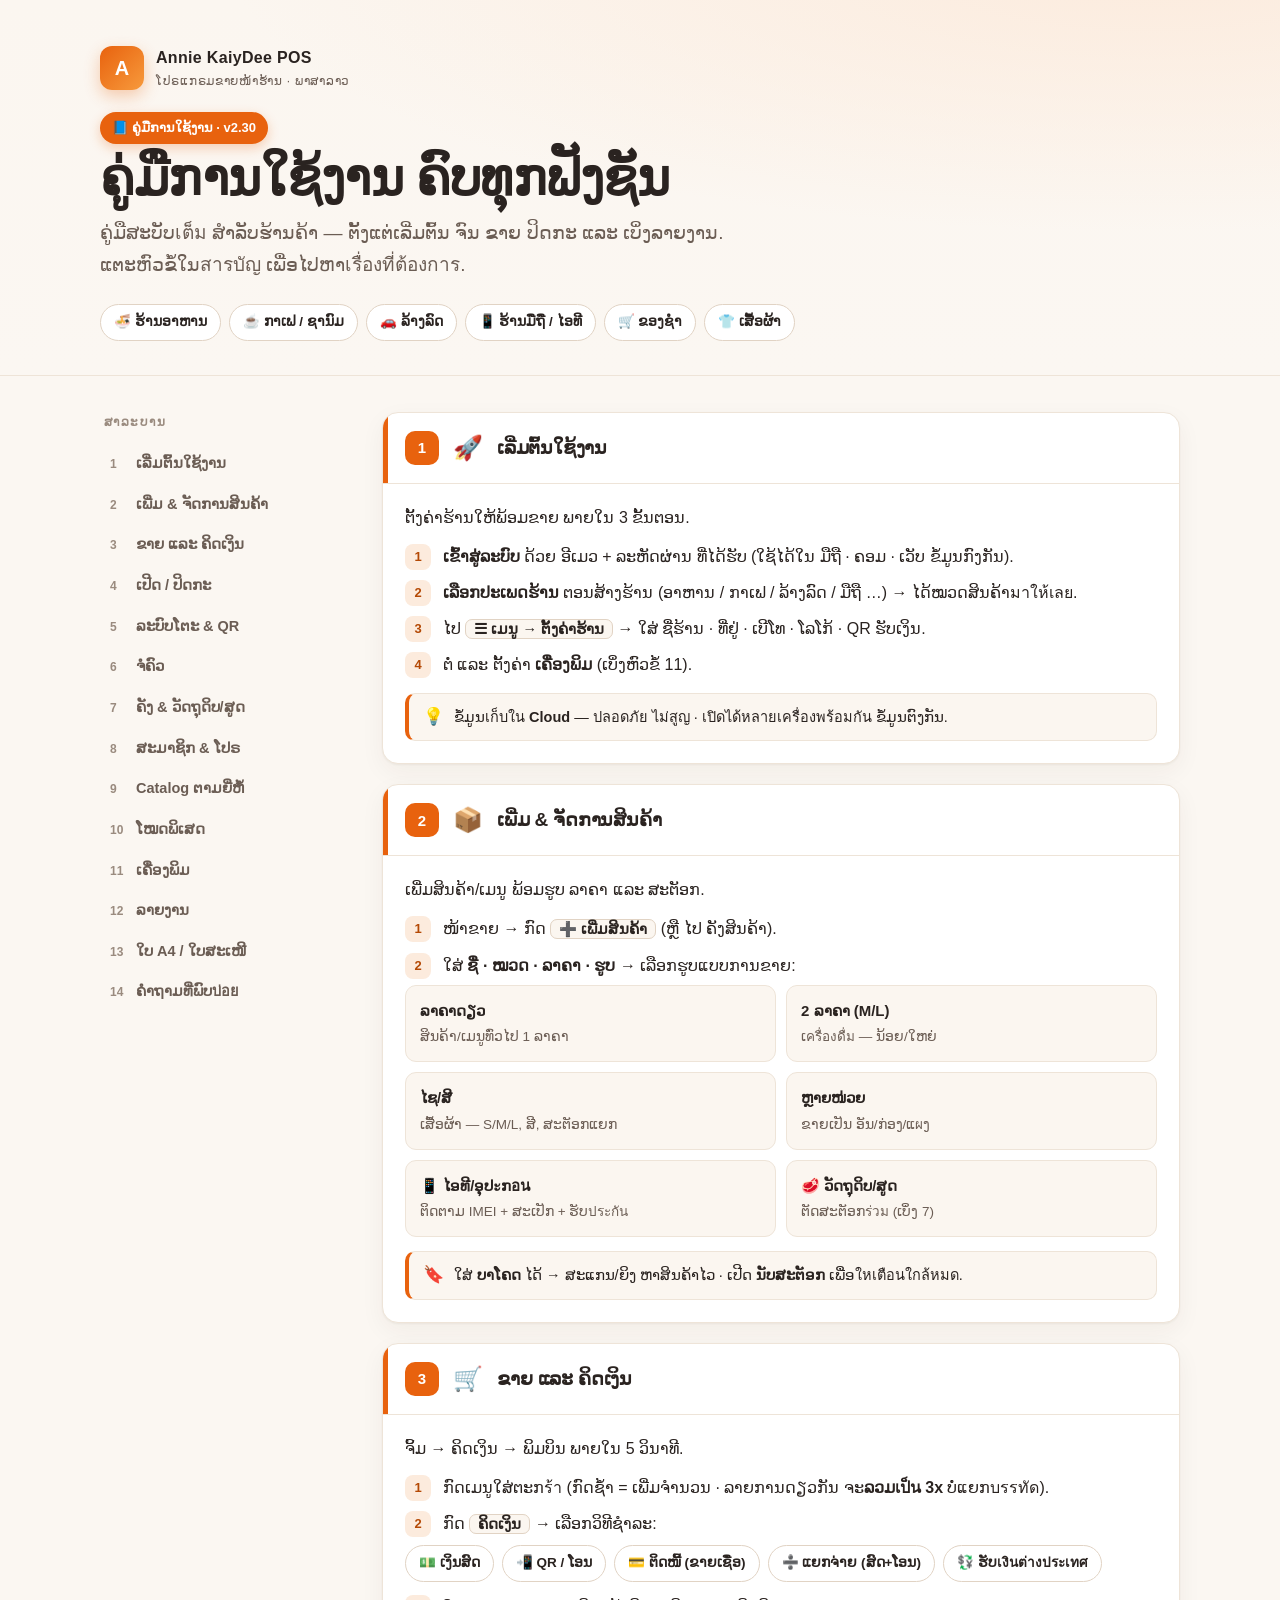
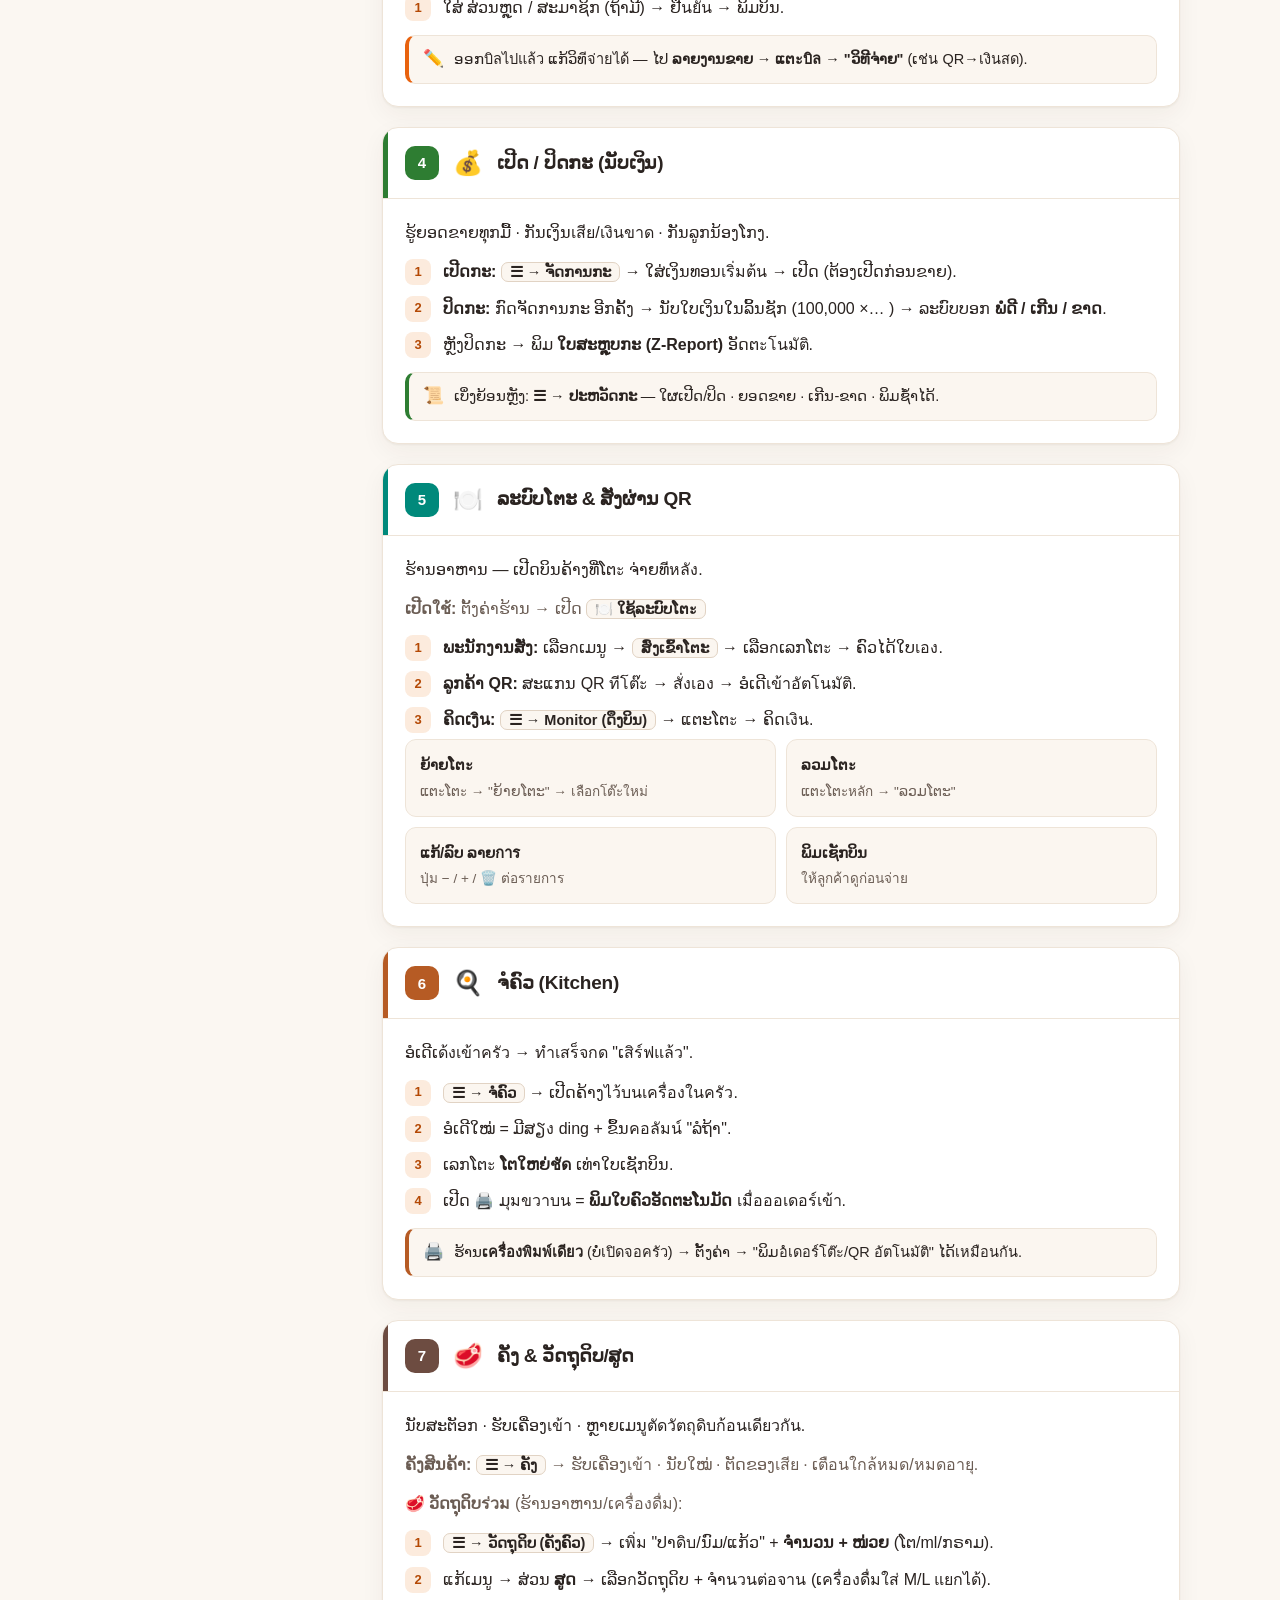
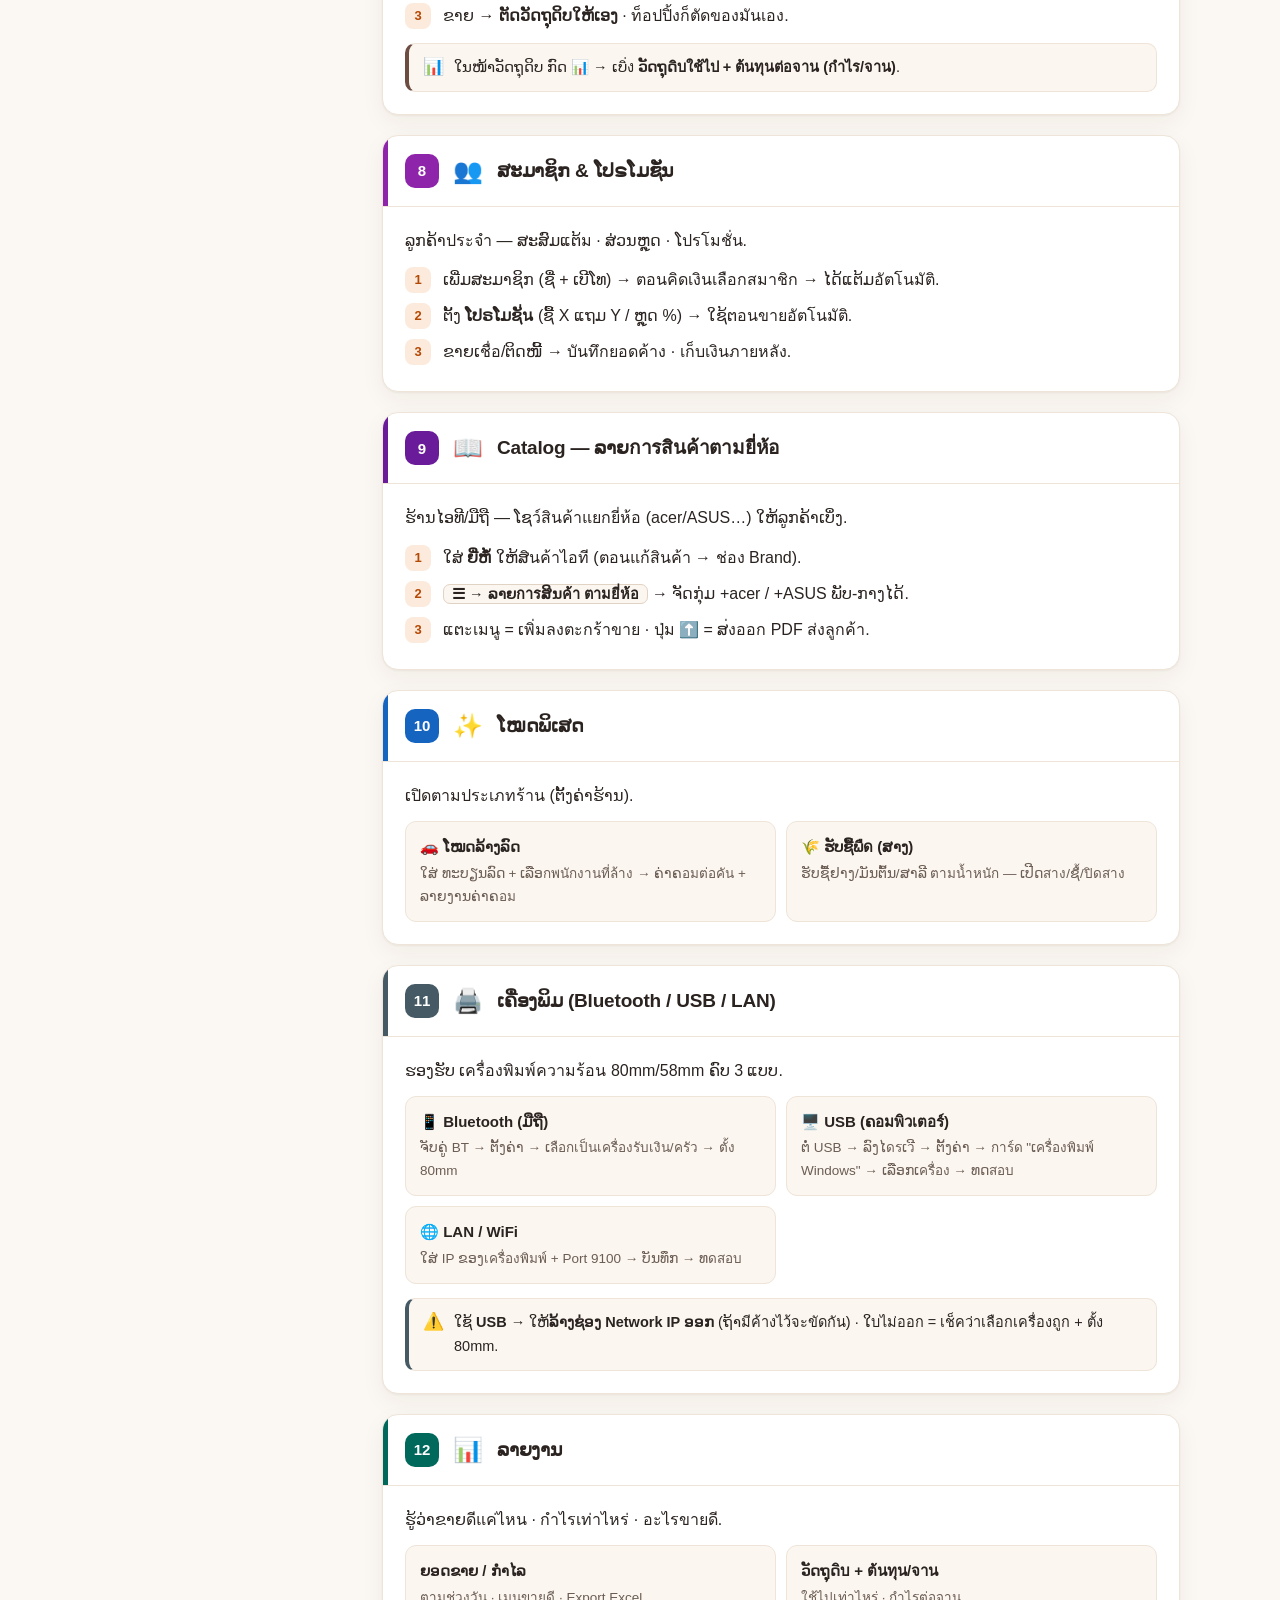
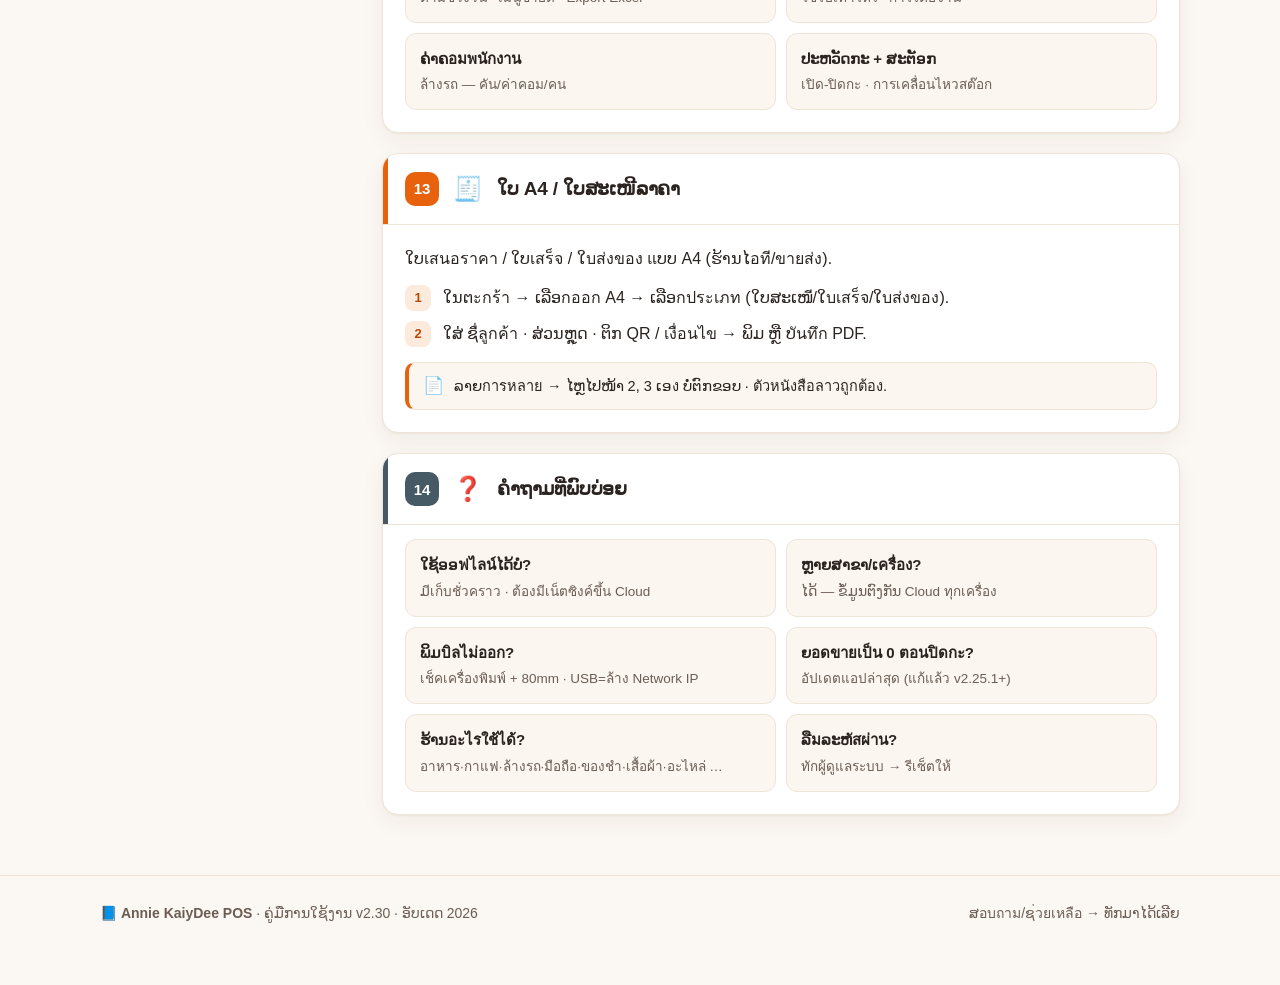
<file: guide.html>
<!doctype html><html lang="lo"><head><meta charset="utf-8"><meta name="viewport" content="width=device-width,initial-scale=1">
<title>ຄູ່ມືການໃຊ້ງານ Annie KaiyDee POS</title>
<style>
  :root{
    --bg:#FBF7F2; --surface:#FFFFFF; --surface-2:#FBF6F0;
    --ink:#2A2320; --muted:#6B5D54; --faint:#9A8B7F;
    --accent:#E8620E; --accent-ink:#B44905; --accent-soft:#FCEBDD;
    --line:#EEE4D8; --line-strong:#E1D3C4;
    --c-sell:#E8620E; --c-shift:#2E7D32; --c-table:#00897B;
    --c-kitchen:#B65B24; --c-stock:#6D4C41; --c-member:#8E24AA;
    --c-catalog:#6A1B9A; --c-special:#1565C0; --c-print:#455A64; --c-report:#00695C;
    --radius:16px; --shadow:0 1px 2px rgba(60,40,20,.05),0 8px 24px rgba(60,40,20,.05);
    --maxw:1120px;
  }
  @media (prefers-color-scheme:dark){
    :root{
      --bg:#191512; --surface:#221D19; --surface-2:#26201B;
      --ink:#F3EBE3; --muted:#B6A99E; --faint:#8A7C70;
      --accent:#FF8A3D; --accent-ink:#FFA362; --accent-soft:#33231A;
      --line:#342B24; --line-strong:#41352C;
      --shadow:0 1px 2px rgba(0,0,0,.3),0 10px 30px rgba(0,0,0,.35);
    }
  }
  :root[data-theme="dark"]{
    --bg:#191512; --surface:#221D19; --surface-2:#26201B;
    --ink:#F3EBE3; --muted:#B6A99E; --faint:#8A7C70;
    --accent:#FF8A3D; --accent-ink:#FFA362; --accent-soft:#33231A;
    --line:#342B24; --line-strong:#41352C;
    --shadow:0 1px 2px rgba(0,0,0,.3),0 10px 30px rgba(0,0,0,.35);
  }
  :root[data-theme="light"]{
    --bg:#FBF7F2; --surface:#FFFFFF; --surface-2:#FBF6F0;
    --ink:#2A2320; --muted:#6B5D54; --faint:#9A8B7F;
    --accent:#E8620E; --accent-ink:#B44905; --accent-soft:#FCEBDD;
    --line:#EEE4D8; --line-strong:#E1D3C4;
    --shadow:0 1px 2px rgba(60,40,20,.05),0 8px 24px rgba(60,40,20,.05);
  }
  *{box-sizing:border-box}
  html{scroll-behavior:smooth}
  @media (prefers-reduced-motion:reduce){html{scroll-behavior:auto}}
  body{
    margin:0; background:var(--bg); color:var(--ink);
    font-family:'Noto Sans Lao','Noto Sans Lao UI','Lao UI','Saysettha OT','Phetsarath OT','Lao Sangam MN',-apple-system,BlinkMacSystemFont,'Segoe UI',sans-serif;
    line-height:1.7; font-size:16px; -webkit-font-smoothing:antialiased;
    font-variant-numeric:tabular-nums;
  }
  .wrap{max-width:var(--maxw); margin:0 auto; padding:0 20px}

  /* ---------- Hero ---------- */
  header.hero{
    background:
      radial-gradient(120% 120% at 90% -10%, var(--accent-soft), transparent 60%),
      linear-gradient(180deg, var(--surface-2), var(--bg));
    border-bottom:1px solid var(--line);
  }
  .hero-inner{max-width:var(--maxw); margin:0 auto; padding:44px 20px 34px}
  .brand{display:flex; align-items:center; gap:12px; margin-bottom:20px}
  .brand-mark{
    width:44px;height:44px;border-radius:12px;flex:none;
    background:linear-gradient(135deg,var(--accent),#F79A3C);
    display:grid;place-items:center;color:#fff;font-weight:800;font-size:20px;
    box-shadow:0 6px 16px rgba(232,98,14,.3);
  }
  .brand-name{font-weight:800;letter-spacing:.02em}
  .brand-name small{display:block;font-weight:500;color:var(--muted);font-size:12px;letter-spacing:.06em;text-transform:uppercase}
  .hero h1{
    font-size:clamp(30px,5vw,50px); line-height:1.15; margin:6px 0 10px;
    letter-spacing:-.01em; text-wrap:balance; font-weight:800;
  }
  .hero .lead{font-size:clamp(16px,2.2vw,19px); color:var(--muted); max-width:60ch; margin:0}
  .ver{display:inline-flex;align-items:center;gap:7px;background:var(--accent);color:#fff;
    font-weight:700;font-size:13px;padding:5px 12px;border-radius:999px;box-shadow:0 4px 12px rgba(232,98,14,.28)}
  .chips{display:flex;flex-wrap:wrap;gap:8px;margin-top:22px}
  .chip{background:var(--surface);border:1px solid var(--line-strong);border-radius:999px;
    padding:6px 13px;font-size:13.5px;color:var(--ink);font-weight:600}

  /* ---------- Layout ---------- */
  .layout{display:grid;grid-template-columns:1fr;gap:32px;padding:36px 0 60px}
  @media(min-width:940px){.layout{grid-template-columns:238px 1fr;gap:44px;align-items:start}}

  nav.toc{position:relative}
  @media(min-width:940px){nav.toc{position:sticky;top:20px}}
  .toc h2{font-size:12px;text-transform:uppercase;letter-spacing:.12em;color:var(--faint);margin:0 0 12px 4px}
  .toc ol{list-style:none;margin:0;padding:0;display:flex;flex-direction:column;gap:2px}
  .toc a{display:flex;gap:10px;align-items:baseline;text-decoration:none;color:var(--muted);
    padding:7px 10px;border-radius:9px;font-size:14.5px;font-weight:600;transition:background .15s,color .15s}
  .toc a .n{color:var(--faint);font-size:12px;font-weight:700;min-width:16px}
  .toc a:hover{background:var(--accent-soft);color:var(--accent-ink)}
  .toc-scroll{overflow:auto}
  @media(min-width:940px){.toc-scroll{max-height:calc(100vh - 60px)}}

  /* ---------- Sections ---------- */
  main{min-width:0;display:flex;flex-direction:column;gap:20px}
  .sec{background:var(--surface);border:1px solid var(--line);border-radius:var(--radius);
    box-shadow:var(--shadow);overflow:hidden;scroll-margin-top:16px}
  .sec-head{display:flex;gap:14px;align-items:center;padding:18px 22px;border-bottom:1px solid var(--line);
    position:relative}
  .sec-head::before{content:"";position:absolute;left:0;top:0;bottom:0;width:5px;background:var(--tag,var(--accent))}
  .sec-num{font-weight:800;font-size:15px;color:#fff;background:var(--tag,var(--accent));
    width:34px;height:34px;border-radius:10px;display:grid;place-items:center;flex:none}
  .sec-ico{font-size:24px;flex:none;line-height:1}
  .sec-head h3{margin:0;font-size:19px;font-weight:800;letter-spacing:-.01em}
  .sec-body{padding:8px 22px 22px}
  .sec-body p{margin:12px 0;color:var(--muted)}
  .sec-body p.intro{color:var(--ink)}

  ol.steps{margin:10px 0 4px;padding:0;list-style:none;counter-reset:s;display:flex;flex-direction:column;gap:9px}
  ol.steps>li{position:relative;padding-left:38px;counter-increment:s}
  ol.steps>li::before{content:counter(s);position:absolute;left:0;top:1px;
    width:26px;height:26px;border-radius:8px;background:var(--accent-soft);color:var(--accent-ink);
    font-weight:800;font-size:13px;display:grid;place-items:center}
  ol.steps b{color:var(--ink)}
  .k{background:var(--surface-2);border:1px solid var(--line-strong);border-radius:7px;
    padding:1px 8px;font-weight:700;color:var(--ink);white-space:nowrap;font-size:14.5px}

  .tip{display:flex;gap:10px;margin-top:14px;background:var(--surface-2);border:1px solid var(--line);
    border-left:4px solid var(--tag,var(--accent));border-radius:10px;padding:11px 14px;font-size:14.5px}
  .tip .ti{flex:none;font-size:17px;line-height:1.4}
  .tip b{color:var(--ink)}

  .grid2{display:grid;grid-template-columns:1fr;gap:10px;margin-top:6px}
  @media(min-width:560px){.grid2{grid-template-columns:1fr 1fr}}
  .mini{background:var(--surface-2);border:1px solid var(--line);border-radius:11px;padding:12px 14px}
  .mini h4{margin:0 0 3px;font-size:15px;font-weight:800}
  .mini p{margin:0;font-size:13.5px;color:var(--muted)}

  footer{border-top:1px solid var(--line);color:var(--muted);font-size:14px;padding:26px 0 60px}
  footer .wrap{display:flex;flex-wrap:wrap;gap:12px;justify-content:space-between;align-items:center}
  a.link{color:var(--accent-ink);font-weight:700;text-decoration:none}
  a.link:hover{text-decoration:underline}
  :focus-visible{outline:2.5px solid var(--accent);outline-offset:2px;border-radius:6px}

  @media print{
    header.hero{background:none}
    nav.toc{display:none}
    .layout{grid-template-columns:1fr;padding:0}
    .sec{break-inside:avoid;box-shadow:none;border:1px solid #ccc}
    body{font-size:12px}
  }
</style></head><body>

<header class="hero">
  <div class="hero-inner">
    <div class="brand">
      <div class="brand-mark">A</div>
      <div class="brand-name">Annie KaiyDee POS<small>ໂປຣແກຣມຂາຍໜ້າຮ້ານ · ພາສາລາວ</small></div>
    </div>
    <span class="ver">📘 ຄູ່ມືການໃຊ້ງານ · v2.30</span>
    <h1>ຄູ່ມືການໃຊ້ງານ ຄົບທຸກຟັງຊັນ</h1>
    <p class="lead">ຄູ່ມືສະບັບเต็ม ສຳລັບຮ້ານຄ້າ — ຕັ້ງແຕ່ເລີ່ມຕົ້ນ ຈົນ ຂາຍ ປິດກະ ແລະ ເບິ່ງລາຍງານ. ແຕະຫົວຂໍ້ໃນสารบัญ ເພື່ອໄປຫາเรื่องที่ต้องการ.</p>
    <div class="chips">
      <span class="chip">🍜 ຮ້ານອາຫານ</span>
      <span class="chip">☕ ກາເຟ / ຊານົມ</span>
      <span class="chip">🚗 ລ້າງລົດ</span>
      <span class="chip">📱 ຮ້ານມືຖື / ໄອທີ</span>
      <span class="chip">🛒 ຂອງຊຳ</span>
      <span class="chip">👕 ເສື້ອຜ້າ</span>
    </div>
  </div>
</header>

<div class="wrap">
  <div class="layout">
    <nav class="toc" aria-label="ສາລະບານ">
      <h2>ສາລະບານ</h2>
      <div class="toc-scroll">
        <ol>
          <li><a href="#s1"><span class="n">1</span>ເລີ່ມຕົ້ນໃຊ້ງານ</a></li>
          <li><a href="#s2"><span class="n">2</span>ເພີ່ມ &amp; ຈັດການສິນຄ້າ</a></li>
          <li><a href="#s3"><span class="n">3</span>ຂາຍ ແລະ ຄິດເງິນ</a></li>
          <li><a href="#s4"><span class="n">4</span>ເປີດ / ປິດກະ</a></li>
          <li><a href="#s5"><span class="n">5</span>ລະບົບໂຕະ &amp; QR</a></li>
          <li><a href="#s6"><span class="n">6</span>ຈໍຄົວ</a></li>
          <li><a href="#s7"><span class="n">7</span>ຄັງ &amp; ວັດຖຸດິບ/ສູດ</a></li>
          <li><a href="#s8"><span class="n">8</span>ສະມາຊິກ &amp; ໂປຣ</a></li>
          <li><a href="#s9"><span class="n">9</span>Catalog ຕາມຍີ່ຫໍ້</a></li>
          <li><a href="#s10"><span class="n">10</span>ໂໝດພິເສດ</a></li>
          <li><a href="#s11"><span class="n">11</span>ເຄື່ອງພິມ</a></li>
          <li><a href="#s12"><span class="n">12</span>ລາຍງານ</a></li>
          <li><a href="#s13"><span class="n">13</span>ໃບ A4 / ໃບສະເໜີ</a></li>
          <li><a href="#s14"><span class="n">14</span>ຄຳຖາມທີ່ພົບบ่อย</a></li>
        </ol>
      </div>
    </nav>

    <main>

      <!-- 1 -->
      <section class="sec" id="s1" style="--tag:var(--c-sell)">
        <div class="sec-head"><div class="sec-num">1</div><div class="sec-ico">🚀</div><h3>ເລີ່ມຕົ້ນໃຊ້ງານ</h3></div>
        <div class="sec-body">
          <p class="intro">ຕັ້ງຄ່າຮ້ານໃຫ້ພ້ອມຂາຍ ພາຍໃນ 3 ຂັ້ນຕອນ.</p>
          <ol class="steps">
            <li><b>ເຂົ້າສູ່ລະບົບ</b> ດ້ວຍ ອີເມວ + ລະຫັດຜ່ານ ທີ່ໄດ້ຮັບ (ໃຊ້ໄດ້ໃນ ມືຖື · ຄອມ · ເວັບ ຂໍ້ມູນກົງກັນ).</li>
            <li><b>ເລືອກປະເພດຮ້ານ</b> ຕອນສ້າງຮ້ານ (ອາຫານ / ກາເຟ / ລ້າງລົດ / ມືຖື …) → ໄດ້ໝວດສິນຄ້າมาให้เลย.</li>
            <li>ໄປ <span class="k">☰ ເມນູ → ຕັ້ງຄ່າຮ້ານ</span> → ໃສ່ ຊື່ຮ້ານ · ທີ່ຢູ່ · ເບີໂທ · ໂລໂກ້ · QR ຮັບເງິນ.</li>
            <li>ຕໍ່ ແລະ ຕັ້ງຄ່າ <b>ເຄື່ອງພິມ</b> (ເບິ່ງຫົວຂໍ້ 11).</li>
          </ol>
          <div class="tip"><span class="ti">💡</span><div>ຂໍ້ມູນเก็บใน <b>Cloud</b> — ปลอดภัย ไม่สูญ · เปิดได้หลายเครื่องพร้อมกัน ຂໍ້ມູນຕົງກັນ.</div></div>
        </div>
      </section>

      <!-- 2 -->
      <section class="sec" id="s2" style="--tag:var(--c-sell)">
        <div class="sec-head"><div class="sec-num">2</div><div class="sec-ico">📦</div><h3>ເພີ່ມ &amp; ຈັດການສິນຄ້າ</h3></div>
        <div class="sec-body">
          <p class="intro">ເພີ່ມສິນຄ້າ/ເມນູ ພ້ອມຮູບ ລາຄາ ແລະ ສະຕັອກ.</p>
          <ol class="steps">
            <li>ໜ້າຂາຍ → ກົດ <span class="k">➕ ເພີ່ມສິນຄ້າ</span> (ຫຼື ໄປ ຄັງສິນຄ້າ).</li>
            <li>ໃສ່ <b>ຊື່ · ໝວດ · ລາຄາ · ຮູບ</b> → ເລືອກຮູບແບບການຂາຍ:</li>
          </ol>
          <div class="grid2">
            <div class="mini"><h4>ລາຄາດຽວ</h4><p>ສິນຄ້າ/ເມນູທົ່ວໄປ 1 ລາຄາ</p></div>
            <div class="mini"><h4>2 ລາຄາ (M/L)</h4><p>ເครื่องดื่ม — ນ້ອຍ/ໃຫຍ່</p></div>
            <div class="mini"><h4>ໄຊ/ສີ</h4><p>ເສື້ອຜ້າ — S/M/L, ສີ, ສະຕັອກແຍກ</p></div>
            <div class="mini"><h4>ຫຼາຍໜ່ວຍ</h4><p>ຂາຍເປັນ ອັນ/ກ່ອງ/ແผງ</p></div>
            <div class="mini"><h4>📱 ໄອທີ/ອຸປะກอน</h4><p>ຕິດຕາມ IMEI + ສະເປັກ + ຮັບประกัน</p></div>
            <div class="mini"><h4>🥩 ວັດຖຸດິບ/ສູດ</h4><p>ຕັດສະຕັອກร่วม (ເບິ່ງ 7)</p></div>
          </div>
          <div class="tip"><span class="ti">🔖</span><div>ໃສ່ <b>ບາໂຄດ</b> ໄດ້ → ສະແກນ/ຍິງ ຫາສິນຄ້າໄວ · ເປີດ <b>ນັບສະຕັອກ</b> ເພື່ອใหเตือนใกล้หมด.</div></div>
        </div>
      </section>

      <!-- 3 -->
      <section class="sec" id="s3" style="--tag:var(--c-sell)">
        <div class="sec-head"><div class="sec-num">3</div><div class="sec-ico">🛒</div><h3>ຂາຍ ແລະ ຄິດເງິນ</h3></div>
        <div class="sec-body">
          <p class="intro">ຈິ້ມ → ຄິດເງິນ → ພິມບິນ ພາຍໃນ 5 ວິນາທີ.</p>
          <ol class="steps">
            <li>ກົດເມນູໃສ່ຕະກร้า (ກົດຊ້ຳ = ເພີ່ມຈຳນວນ · ລາຍການດຽວກັນ ຈະ<b>ລວມเป็น 3x</b> ບໍ່ແຍກบรรทัด).</li>
            <li>ກົດ <span class="k">ຄິດເງິນ</span> → ເລືອກວິທີຊຳລະ:</li>
          </ol>
          <div class="chips" style="margin-top:8px">
            <span class="chip">💵 ເງິນສົດ</span><span class="chip">📲 QR / ໂອນ</span>
            <span class="chip">💳 ຕິດໜີ້ (ຂາຍເຊື່ອ)</span><span class="chip">➗ ແຍກຈ່າຍ (ສົດ+ໂອນ)</span>
            <span class="chip">💱 ຮັບเงินต่างประเทศ</span>
          </div>
          <ol class="steps" style="margin-top:12px">
            <li>ໃສ່ ສ່ວນຫຼຸດ / ສະມາຊິກ (ຖ້າມີ) → ຢືนยัน → ພິມບິນ.</li>
          </ol>
          <div class="tip"><span class="ti">✏️</span><div>ອອກบิลไปแล้ว ແກ້ວິທีจ่ายได้ — ໄປ <b>ລາຍງານຂາຍ → ແຕะบิล → "ວິທີຈ່າຍ"</b> (ເช่น QR→เงินสด).</div></div>
        </div>
      </section>

      <!-- 4 -->
      <section class="sec" id="s4" style="--tag:var(--c-shift)">
        <div class="sec-head"><div class="sec-num">4</div><div class="sec-ico">💰</div><h3>ເປີດ / ປິດກະ (ນັບເງິນ)</h3></div>
        <div class="sec-body">
          <p class="intro">ຮູ້ຍອດຂາຍທຸກມື້ · ກັນເງິນเสีย/เงินขาด · ກັນລູກນ້ອງໂກງ.</p>
          <ol class="steps">
            <li><b>ເປີດກະ:</b> <span class="k">☰ → ຈັດການກະ</span> → ໃສ່ເງິນທອນเริ่มต้น → ເປີດ (ຕ້ອງເປີດກ່ອນຂາຍ).</li>
            <li><b>ປິດກະ:</b> ກົດຈັດການກະ ອີກຄັ້ງ → ນັບໃບເງິນໃນລິ້ນຊັກ (100,000 ×… ) → ລະບົບບອກ <b>ພໍດີ / ເກີນ / ຂາດ</b>.</li>
            <li>ຫຼັງປິດກະ → ພິມ <b>ໃບສະຫຼຸບກະ (Z-Report)</b> ອັດຕะโนมัติ.</li>
          </ol>
          <div class="tip"><span class="ti">📜</span><div>ເບິ່ງຍ້ອນຫຼັງ: <b>☰ → ປະຫວັດກະ</b> — ໃຜເປີດ/ປິດ · ຍອດຂາຍ · ເກີນ-ຂາດ · ພິມຊ້ຳໄດ້.</div></div>
        </div>
      </section>

      <!-- 5 -->
      <section class="sec" id="s5" style="--tag:var(--c-table)">
        <div class="sec-head"><div class="sec-num">5</div><div class="sec-ico">🍽️</div><h3>ລະບົບໂຕະ &amp; ສັ່ງຜ່ານ QR</h3></div>
        <div class="sec-body">
          <p class="intro">ຮ້ານອາຫານ — ເປີດບິນຄ້າງທີ່ໂຕะ ຈ່າຍທีหลัง.</p>
          <p><b>ເປີດใช้:</b> ຕັ້ງຄ່າຮ້ານ → ເປີດ <span class="k">🍽️ ໃຊ້ລະບົບໂຕะ</span></p>
          <ol class="steps">
            <li><b>ພະນັກງານສັ່ງ:</b> ເລືອกເມນູ → <span class="k">ສົ່ງເຂົ້າໂຕະ</span> → ເລືອกເລກໂຕะ → ຄົວໄດ້ໃບเอง.</li>
            <li><b>ລູກຄ້າ QR:</b> ສະແກນ QR ทีโต๊ะ → สั่งเอง → ອໍເດີเข้าอัตโนมัติ.</li>
            <li><b>ຄິດເງิน:</b> <span class="k">☰ → Monitor (ດຶງບິນ)</span> → ແຕະໂຕะ → ຄິດเงิน.</li>
          </ol>
          <div class="grid2">
            <div class="mini"><h4>ຍ້າຍໂຕะ</h4><p>ແຕะໂຕะ → "ຍ້າຍໂຕະ" → เลือกโต๊ะใหม่</p></div>
            <div class="mini"><h4>ລວມໂຕะ</h4><p>ແຕะໂຕะหลัก → "ລວມໂຕະ"</p></div>
            <div class="mini"><h4>ແກ້/ລົບ ລາຍการ</h4><p>ปุ่ม − / + / 🗑️ ต่อรายการ</p></div>
            <div class="mini"><h4>ພິມເຊັກບິນ</h4><p>ให้ลูกค้าดูก่อนจ่าย</p></div>
          </div>
        </div>
      </section>

      <!-- 6 -->
      <section class="sec" id="s6" style="--tag:var(--c-kitchen)">
        <div class="sec-head"><div class="sec-num">6</div><div class="sec-ico">🍳</div><h3>ຈໍຄົວ (Kitchen)</h3></div>
        <div class="sec-body">
          <p class="intro">ອໍເດີເด้งเข้าครัว → ทำเสร็จกด "ເสิร์ฟแล้ว".</p>
          <ol class="steps">
            <li><span class="k">☰ → ຈໍຄົວ</span> → ເປີດຄ້າງไว้บนเครื่องในครัว.</li>
            <li>ອໍເດີໃໝ່ = ມີສຽง ding + ຂຶ້ນคอลัมน์ "ລໍຖ້າ".</li>
            <li>ເລກໂຕะ <b>ໂຕໃຫຍ່ชัด</b> ເທ່າໃບເຊັກບິນ.</li>
            <li>ເປີດ 🖨️ ມุมขวาบน = <b>ພິມໃບຄົວອັດຕະໂນມັດ</b> เมื่อออเดอร์เข้า.</li>
          </ol>
          <div class="tip"><span class="ti">🖨️</span><div>ຮ້ານ<b>ເครื่องพิมพ์เดียว</b> (ບໍ່เปิดจอครัว) → ຕັ້ງຄ່າ → "ພິມอໍเดอร์โต๊ะ/QR อัตโนมัติ" ໄດ້เหมือนกัน.</div></div>
        </div>
      </section>

      <!-- 7 -->
      <section class="sec" id="s7" style="--tag:var(--c-stock)">
        <div class="sec-head"><div class="sec-num">7</div><div class="sec-ico">🥩</div><h3>ຄັງ &amp; ວັດຖຸດິບ/ສູດ</h3></div>
        <div class="sec-body">
          <p class="intro">ນັບສະຕັອກ · ຮັບເຄື່ອງเข้า · ຫຼາຍເມນูตัดวัตถุดิบก้อนเดียวกัน.</p>
          <p><b>ຄັງສິນຄ້າ:</b> <span class="k">☰ → ຄັງ</span> → ຮັບເຄື່ອງเข้า · ນັບໃໝ່ · ຕັດຂອງเสีย · ເตือนใกล้หมด/หมดอายุ.</p>
          <p style="margin-top:6px"><b>🥩 ວັດຖຸດິບร่วม</b> (ຮ້ານອາຫານ/ເครื่องดื่ม):</p>
          <ol class="steps">
            <li><span class="k">☰ → ວັດຖຸດິບ (ຄັງຄົວ)</span> → ເพิ่ม "ປາดิบ/ນົມ/ແກ້ວ" + <b>ຈຳນວນ + ໜ່ວຍ</b> (ໂຕ/ml/ກຣາມ).</li>
            <li>ແກ້ເມນູ → ສ່ວນ <b>ສູດ</b> → ເລືອกວັດຖຸດິບ + ຈຳนวนต่อจาน (ເครื่องดื่มใส่ M/L แยกได้).</li>
            <li>ຂາຍ → <b>ຕັດວັດຖຸດິບໃຫ້ເອງ</b> · ท็อปปิ้งก็ตัดของมันเอง.</li>
          </ol>
          <div class="tip"><span class="ti">📊</span><div>ໃນໜ້າວັດຖຸດິບ ກົດ 📊 → ເບิ่ง <b>ວັດຖຸດิบใช้ไป + ต้นทุนต่อจาน (กำไร/จาน)</b>.</div></div>
        </div>
      </section>

      <!-- 8 -->
      <section class="sec" id="s8" style="--tag:var(--c-member)">
        <div class="sec-head"><div class="sec-num">8</div><div class="sec-ico">👥</div><h3>ສະມາຊິກ &amp; ໂປຣໂມຊັ່ນ</h3></div>
        <div class="sec-body">
          <p class="intro">ລູກຄ້າประจำ — ສະສົມແຕ້ม · ສ່ວນຫຼຸດ · ໂปรโมชั่น.</p>
          <ol class="steps">
            <li>ເພີ່ມສະມາຊິກ (ຊື່ + ເບີໂທ) → ตอนคิดเงินเลือกสมาชิก → ໄດ້ແຕ້ມอัตโนมัติ.</li>
            <li>ຕັ້ງ <b>ໂປຣໂມຊັ่น</b> (ຊື້ X ແຖມ Y / ຫຼຸດ %) → ໃຊ້ຕอนขายอัตโนมัติ.</li>
            <li>ຂາຍເชื่อ/ຕິດໜີ້ → บันทึกยอดค้าง · เก็บเงินภายหลัง.</li>
          </ol>
        </div>
      </section>

      <!-- 9 -->
      <section class="sec" id="s9" style="--tag:var(--c-catalog)">
        <div class="sec-head"><div class="sec-num">9</div><div class="sec-ico">📖</div><h3>Catalog — ລາຍการสินค้าตามยี่ห้อ</h3></div>
        <div class="sec-body">
          <p class="intro">ຮ້ານໄອທີ/ມືຖື — ໂຊว์สินค้าแยกยี่ห้อ (acer/ASUS…) ໃຫ້ລູກຄ້າເບິ່ງ.</p>
          <ol class="steps">
            <li>ໃສ່ <b>ຍີ່ຫໍ້</b> ໃຫ້ສินค้าไอที (ตอนแก้สินค้า → ช่อง Brand).</li>
            <li><span class="k">☰ → ລາຍการສິນค้า ตามยี่ห้อ</span> → ຈັດກຸ່ມ +acer / +ASUS ພັບ-ກາງໄດ້.</li>
            <li>ແຕะเมนู = ເพิ่มลงตะกร้าขาย · ปุ่ม ⬆️ = ສ่งออก PDF ส่งลูกค้า.</li>
          </ol>
        </div>
      </section>

      <!-- 10 -->
      <section class="sec" id="s10" style="--tag:var(--c-special)">
        <div class="sec-head"><div class="sec-num">10</div><div class="sec-ico">✨</div><h3>ໂໝດພິເສດ</h3></div>
        <div class="sec-body">
          <p class="intro">ເปิดตามประเภทร้าน (ຕັ້ງຄ່າຮ້ານ).</p>
          <div class="grid2">
            <div class="mini"><h4>🚗 ໂໝດລ້າງລົດ</h4><p>ໃສ່ ທະບຽນລົດ + ເລືອกพนักงานที่ล้าง → ຄ່າຄอมต่อคัน + ລາຍງານຄ່າຄอม</p></div>
            <div class="mini"><h4>🌾 ຮັບຊື້ພืด (ສາງ)</h4><p>ຮັບຊື້ຢາງ/ມັນຕົ້ນ/ສາລີ ตามน้ำหนัก — ເປີດสาง/ຊื้/ปิดสาง</p></div>
          </div>
        </div>
      </section>

      <!-- 11 -->
      <section class="sec" id="s11" style="--tag:var(--c-print)">
        <div class="sec-head"><div class="sec-num">11</div><div class="sec-ico">🖨️</div><h3>ເຄື່ອງພິມ (Bluetooth / USB / LAN)</h3></div>
        <div class="sec-body">
          <p class="intro">ຮອງຮັບ ເครื่องพิมพ์ความร้อน 80mm/58mm ຄົບ 3 ແບບ.</p>
          <div class="grid2">
            <div class="mini"><h4>📱 Bluetooth (ມືຖື)</h4><p>ຈັບຄູ່ BT → ຕັ້ງຄ່າ → ເลือกเป็นเครื่องรับเงิน/ครัว → ตั้ง 80mm</p></div>
            <div class="mini"><h4>🖥️ USB (ຄอมพิวเตอร์)</h4><p>ຕໍ່ USB → ລົງໄดรເวີ → ຕັ້ງຄ່າ → การ์ด "ເครื่องพิมพ์ Windows" → ເລືອກເครื่อง → ທດสอบ</p></div>
            <div class="mini"><h4>🌐 LAN / WiFi</h4><p>ໃສ່ IP ຂອງเครื่องพิมพ์ + Port 9100 → ບັນທຶກ → ທดสอบ</p></div>
          </div>
          <div class="tip"><span class="ti">⚠️</span><div>ໃຊ້ <b>USB</b> → ໃຫ້<b>ລ້າງຊ່ອງ Network IP ອອກ</b> (ຖ້າมีค้างไว้จะขัดกัน) · ໃบไม่ออก = เช็คว่าเลือกเครื่องถูก + ตั้ง 80mm.</div></div>
        </div>
      </section>

      <!-- 12 -->
      <section class="sec" id="s12" style="--tag:var(--c-report)">
        <div class="sec-head"><div class="sec-num">12</div><div class="sec-ico">📊</div><h3>ລາຍງານ</h3></div>
        <div class="sec-body">
          <p class="intro">ຮູ້ວ່າຂາຍดีแค่ไหน · กำไรเท่าไหร่ · อะไรขายดี.</p>
          <div class="grid2">
            <div class="mini"><h4>ຍອດຂາຍ / ກຳໄລ</h4><p>ตามช่วงวัน · เมนูขายดี · Export Excel</p></div>
            <div class="mini"><h4>ວັດຖຸດิบ + ต้นทุน/จาน</h4><p>ใช้ไปเท่าไหร่ · กำไรต่อจาน</p></div>
            <div class="mini"><h4>ຄ່າຄอมพนักงาน</h4><p>ล้างรถ — คัน/ค่าคอม/คน</p></div>
            <div class="mini"><h4>ປະຫວັດກະ + ສະຕັອກ</h4><p>เปิด-ปิดกะ · การเคลื่อนไหวสต๊อก</p></div>
          </div>
        </div>
      </section>

      <!-- 13 -->
      <section class="sec" id="s13" style="--tag:var(--c-sell)">
        <div class="sec-head"><div class="sec-num">13</div><div class="sec-ico">🧾</div><h3>ໃບ A4 / ໃບສະເໜີລາຄາ</h3></div>
        <div class="sec-body">
          <p class="intro">ໃບเสนอราคา / ໃບเสร็จ / ໃบส่งของ แບບ A4 (ຮ້ານໄอที/ขายส่ง).</p>
          <ol class="steps">
            <li>ໃນຕะกร้า → ເລືອกออก A4 → ເລືອกประเภท (ໃບສະເໜี/ໃบเสร็จ/ໃบส่งของ).</li>
            <li>ໃສ່ ຊื่ลูกค้า · ສ່ວນຫຼຸດ · ຕິກ QR / เงื่อนไข → ພິມ ຫຼື ບันทึก PDF.</li>
          </ol>
          <div class="tip"><span class="ti">📄</span><div>ລາຍการหลาย → ໄຫຼໄປໜ້າ 2, 3 ເອง ບໍ່ຕົກຂອບ · ตัวหนังสือลาวถูกต้อง.</div></div>
        </div>
      </section>

      <!-- 14 -->
      <section class="sec" id="s14" style="--tag:var(--c-print)">
        <div class="sec-head"><div class="sec-num">14</div><div class="sec-ico">❓</div><h3>ຄຳຖາມທີ່ພົບບ່ອຍ</h3></div>
        <div class="sec-body">
          <div class="grid2">
            <div class="mini"><h4>ໃຊ້ອອฟไลน์ໄດ້ບໍ?</h4><p>ມีเก็บชั่วคราว · ต้องมีเน็ตซิงค์ขึ้น Cloud</p></div>
            <div class="mini"><h4>ຫຼາຍສາຂາ/ເครื่อง?</h4><p>ໄດ້ — ຂໍ້ມູນຕົງກັນ Cloud ทุกเครื่อง</p></div>
            <div class="mini"><h4>ພິມบิลไม่ออก?</h4><p>เช็คเครื่องพิมพ์ + 80mm · USB=ล้าง Network IP</p></div>
            <div class="mini"><h4>ຍอดขายเป็น 0 ตอนปิดกะ?</h4><p>อัปเดตแอปล่าสุด (แก้แล้ว v2.25.1+)</p></div>
            <div class="mini"><h4>ຮ້ານอะไรใช้ได้?</h4><p>อาหาร·กาแฟ·ล้างรถ·มือถือ·ของชำ·เสื้อผ้า·อะไหล่ …</p></div>
            <div class="mini"><h4>ລືมລະຫัสผ่าน?</h4><p>ทักผู้ดูแลระบบ → รีเซ็ตให้</p></div>
          </div>
        </div>
      </section>

    </main>
  </div>
</div>

<footer>
  <div class="wrap">
    <div>📘 <b>Annie KaiyDee POS</b> · ຄູ່ມືການໃຊ້ງານ v2.30 · ອັບເດດ 2026</div>
    <div>ສอบถาม/ຊ่วยเหลือ → ທັກມາໄດ້ເລີຍ</div>
  </div>
</footer>
</body></html>
</file>
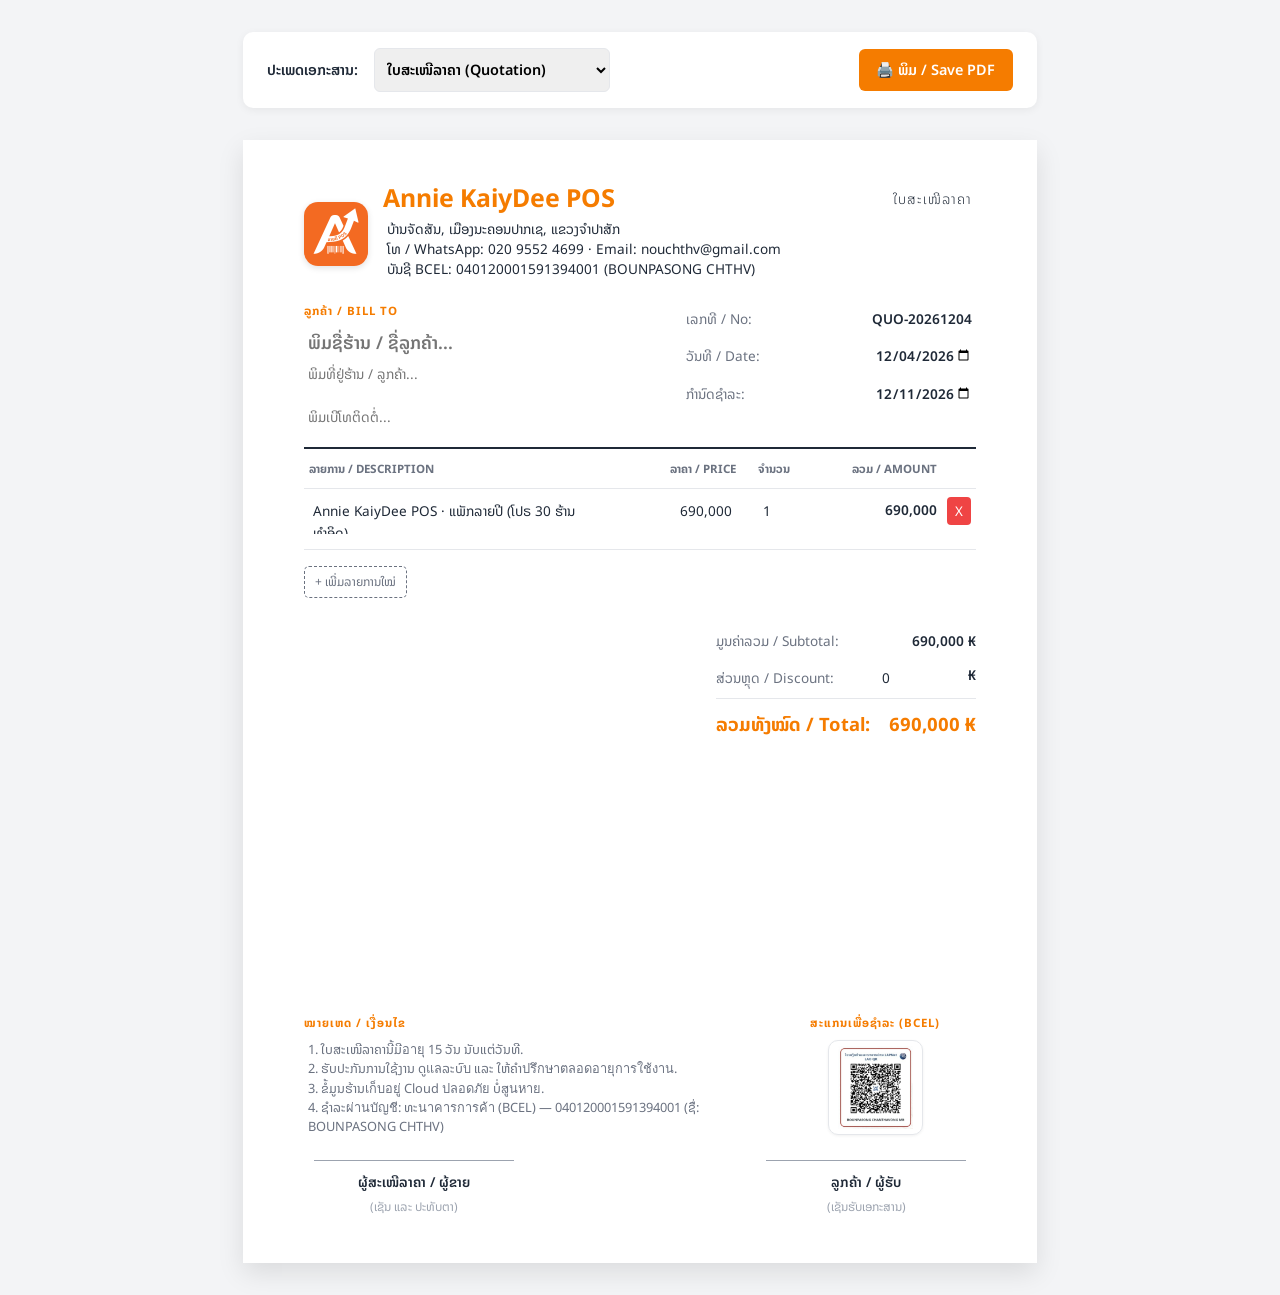
<file: invoice.html>
<!DOCTYPE html>
<html lang="lo">
<head>
    <meta charset="UTF-8">
    <meta name="viewport" content="width=device-width, initial-scale=1.0">
    <title>Annie KaiyDee — ໃບສະເໜີລາຄາ / ໃບແຈ້ງໜີ້ / ໃບສັນຍາ</title>
    <link href="https://fonts.googleapis.com/css2?family=Noto+Sans+Lao:wght@300;400;500;600;700&display=swap" rel="stylesheet">
    <style>
        :root {
            --primary: #F57C00;
            --primary-dark: #e65100;
            --primary-light: #fff3e0;
            --dark: #1f2937;
            --gray: #6b7280;
            --border: #e5e7eb;
        }
        * { box-sizing: border-box; margin: 0; padding: 0; font-family: 'Noto Sans Lao', sans-serif; }
        body { background:#f3f4f6; color:var(--dark); display:flex; flex-direction:column; align-items:center; padding:2rem; }

        /* Controls (no print) */
        .controls {
            background:white; padding:1rem 1.5rem; border-radius:10px;
            box-shadow:0 2px 8px rgba(0,0,0,0.06); margin-bottom:2rem; width:210mm;
            display:flex; justify-content:space-between; align-items:center; flex-wrap:wrap; gap:0.75rem;
        }
        .btn { background:var(--primary); color:white; border:none; padding:0.55rem 1.1rem; border-radius:6px; font-weight:600; cursor:pointer; font-size:0.9rem; transition:0.2s; }
        .btn:hover { background:var(--primary-dark); }
        .btn-outline { background:transparent; border:1px solid var(--primary); color:var(--primary); }
        .btn-danger { background:#ef4444; color:white; border:none; padding:0.2rem 0.5rem; border-radius:4px; cursor:pointer; }
        select { padding:0.5rem; border-radius:6px; border:1px solid var(--border); font-size:0.9rem; font-weight:600; }

        /* A4 page — min-height so a long ໃບສັນຍາ can flow to 2 pages */
        .page {
            background:white; width:210mm; min-height:297mm; padding:12mm 16mm;
            box-shadow:0 10px 25px rgba(0,0,0,0.1); display:flex; flex-direction:column; position:relative;
        }

        /* Header */
        .header { display:flex; justify-content:space-between; align-items:flex-start; margin-bottom:18px; }
        .company-brand { display:flex; align-items:center; gap:15px; }
        .logo-img { width:64px; height:64px; border-radius:14px; object-fit:cover; box-shadow:0 2px 6px rgba(0,0,0,0.12); }
        .company-name { font-size:1.55rem; font-weight:700; color:var(--primary); margin-bottom:3px; line-height:1.1; }
        .company-details { font-size:0.8rem; color:var(--gray); line-height:1.5; }
        .doc-title-input {
            font-size:1.9rem; font-weight:300; color:var(--dark); text-align:right; border:none;
            background:transparent; letter-spacing:1px; width:290px; outline:none;
        }

        .meta-details { display:flex; justify-content:space-between; margin-bottom:16px; gap:20px; }
        .bill-to { width:52%; }
        .section-label { font-size:0.72rem; font-weight:700; color:var(--primary); text-transform:uppercase; letter-spacing:1px; margin-bottom:5px; }
        .invoice-details table { width:100%; border-collapse:collapse; }
        .invoice-details td { padding:4px 0; font-size:0.85rem; }
        .invoice-details td:first-child { color:var(--gray); width:110px; }
        .invoice-details input { text-align:right; font-weight:600; }

        input.editable, textarea.editable, [contenteditable].editable {
            width:100%; border:1px dashed transparent; padding:2px 3px; font-family:inherit; font-size:0.85rem;
            color:var(--dark); background:transparent; resize:none; outline:none; border-radius:4px;
        }
        input.editable:hover, textarea.editable:hover, [contenteditable].editable:hover,
        input.editable:focus, textarea.editable:focus, [contenteditable].editable:focus { border-color:#ccc; background:#fafafa; }
        /* textarea ยืดสูงตามเนื้อหา (ไม่มี scrollbar) → พิมพ์เห็นครบ */
        textarea.editable { overflow:hidden; }
        .client-name { font-size:1.1rem !important; font-weight:600; color:var(--dark); }

        /* ໃບສັນຍາ intro (hidden unless Contract) */
        .contract-intro { display:none; background:var(--primary-light); border-radius:10px; padding:9px 14px; margin-bottom:10px; }
        .contract-intro .section-label { margin-bottom:8px; }
        .party-row { display:flex; gap:10px; margin-bottom:6px; font-size:0.85rem; }
        .party-row b { min-width:172px; color:var(--dark); }
        body.contract-mode .contract-intro { display:block; }

        /* Items table */
        .items-table { width:100%; border-collapse:collapse; margin-bottom:16px; border-top:2px solid var(--dark); }
        .items-table th { text-align:left; padding:10px 5px; font-size:0.72rem; font-weight:700; color:var(--gray); text-transform:uppercase; border-bottom:1px solid var(--border); }
        .items-table td { padding:8px 5px; border-bottom:1px solid var(--border); font-size:0.85rem; vertical-align:top; }
        .items-table th:nth-child(1), .items-table td:nth-child(1){ width:45%; }
        .items-table th:nth-child(2), .items-table td:nth-child(2){ width:20%; text-align:right; }
        .items-table th:nth-child(3), .items-table td:nth-child(3){ width:10%; text-align:center; }
        .items-table th:nth-child(4), .items-table td:nth-child(4){ width:20%; text-align:right; }
        .items-table th:nth-child(5), .items-table td:nth-child(5){ width:5%; text-align:center; }
        .items-table input.num-input { text-align:right; }
        .items-table input.center-input { text-align:center; }
        .row-total { font-weight:600; padding-top:10px !important; }

        .btn-add-row { align-self:flex-start; font-size:0.75rem; padding:5px 10px; margin-bottom:26px; color:var(--gray); border:1px dashed var(--gray); background:transparent; cursor:pointer; border-radius:5px; }
        .btn-add-row:hover { background:#f3f4f6; }

        .totals-section { display:flex; justify-content:flex-end; margin-bottom:16px; }
        .totals-box { width:260px; }
        .totals-box table { width:100%; border-collapse:collapse; }
        .totals-box td { padding:6px 0; font-size:0.85rem; }
        .totals-box td:first-child { color:var(--gray); }
        .totals-box td:last-child { text-align:right; font-weight:600; }
        .totals-box tr.grand-total td { border-top:1px solid var(--border); padding-top:10px; font-size:1.15rem; color:var(--primary); font-weight:700; }

        .footer-bottom { margin-top:auto; display:flex; flex-direction:column; width:100%; }
        .notes-box { width:100%; }
        .notes-box textarea { font-size:0.8rem; color:var(--gray); line-height:1.5; width:100%; }
        .signature-area { display:flex; justify-content:space-between; padding:0 10px; }
        .signature-box { width:200px; text-align:center; }
        .signature-line { border-top:1px solid #9ca3af; margin-bottom:10px; }
        .signature-box .sig-title { font-size:0.85rem; font-weight:600; color:var(--dark); margin-bottom:4px; }
        .signature-box .sig-desc { font-size:0.75rem; color:#9ca3af; }

        @media print {
            @page { size:A4; margin:0; }
            body { background:white; padding:0; }
            .controls, .delete-col, .btn-add-row { display:none !important; }
            .page { box-shadow:none; margin:0; }
            input.editable, textarea.editable, [contenteditable].editable { border:none !important; background:transparent !important; }
            .items-table th:nth-child(5), .items-table td:nth-child(5) { display:none; }
            .contract-intro { background:var(--primary-light) !important; }
            * { -webkit-print-color-adjust:exact !important; print-color-adjust:exact !important; }
        }
    </style>
</head>
<body>

    <!-- Controls (no print) -->
    <div class="controls">
        <div style="display:flex; gap:1rem; align-items:center;">
            <span style="font-size:0.9rem; font-weight:600;">ປະເພດເອກະສານ:</span>
            <select id="docTypeSelect" onchange="changeDocType()">
                <option value="quo">ໃບສະເໜີລາຄາ (Quotation)</option>
                <option value="inv">ໃບແຈ້ງໜີ້ (Invoice)</option>
                <option value="rec">ໃບຮັບເງິນ (Receipt)</option>
                <option value="con">ໃບສັນຍາການໃຊ້ບໍລິການ (Contract)</option>
            </select>
        </div>
        <button class="btn" onclick="window.print()">🖨️ ພິມ / Save PDF</button>
    </div>

    <datalist id="predefinedItems">
        <option value="Annie KaiyDee POS · ແພັກລາຍປີ (ໂປຣ 30 ຮ້ານທຳອິດ)">
        <option value="Annie KaiyDee POS · ແພັກລາຍປີ (ລາຄາປົກກະຕິ)">
        <option value="Annie KaiyDee POS · Lifetime (ໃຊ້ຕະຫຼອດ)">
        <option value="ຈັກพิมบิลความร้อน Bluetooth 58mm">
        <option value="ຈັກพิมบิลความร้อน Bluetooth/WiFi 80mm">
        <option value="ລິ້ນຊັກເກັບເງິນອັດຕະໂນມັດ (Cash Drawer)">
        <option value="ຄ່າບໍລິການລົງຕັ້ງຄ່າລະບົບນອກສະຖານທີ່">
    </datalist>

    <!-- A4 Page -->
    <div class="page">
        <!-- Header -->
        <div class="header">
            <div class="company-brand">
                <img src="assets/app-icon.png" alt="Logo" class="logo-img">
                <div>
                    <div class="company-name" contenteditable="true">Annie KaiyDee POS</div>
                    <div class="company-details editable" contenteditable="true">ບ້ານຈັດສັນ, ເມືອງນະຄອນປາກເຊ, ແຂວງຈຳປາສັກ<br>ໂທ / WhatsApp: 020 9552 4699 · Email: nouchthv@gmail.com<br>ບັນຊີ BCEL: 040120001591394001 (BOUNPASONG CHTHV)</div>
                </div>
            </div>
            <div>
                <input type="text" id="docTitle" class="doc-title-input editable" value="ໃບສະເໜີລາຄາ">
            </div>
        </div>

        <!-- Meta Details -->
        <div class="meta-details">
            <div class="bill-to">
                <div class="section-label" id="billToLabel">ລູກຄ້າ / Bill To</div>
                <input type="text" class="editable client-name" placeholder="ພິມຊື່ຮ້ານ / ຊື່ລູກຄ້າ...">
                <textarea class="editable" rows="2" placeholder="ພິມທີ່ຢູ່ຮ້ານ / ລູກຄ້າ..."></textarea>
                <input type="text" class="editable" placeholder="ພິມເບີໂທຕິດຕໍ່...">
            </div>
            <div class="invoice-details">
                <table>
                    <tr>
                        <td id="noLabel">ເລກທີ / No:</td>
                        <td><input type="text" class="editable" id="docNo" value="QUO-2026001"></td>
                    </tr>
                    <tr>
                        <td>ວັນທີ / Date:</td>
                        <td><input type="date" class="editable" id="docDate"></td>
                    </tr>
                    <tr id="dueRow">
                        <td id="dueLabel">ກຳນົດຊຳລະ:</td>
                        <td><input type="date" class="editable" id="dueDate"></td>
                    </tr>
                </table>
            </div>
        </div>

        <!-- ໃບສັນຍາ intro (Contract only) -->
        <div class="contract-intro">
            <div class="section-label">ຂໍ້ຕົກລົງການໃຊ້ບໍລິການ</div>
            <div class="party-row"><b>ຝ່າຍຜູ້ໃຫ້ບໍລິການ (ຝ່າຍ ກ):</b> <span>Annie KaiyDee POS</span></div>
            <div class="party-row"><b>ຝ່າຍຜູ້ໃຊ້ບໍລິການ (ຝ່າຍ ຂ):</b> <span contenteditable="true" class="editable" style="flex:1">................................ (ຊື່ຮ້ານ / ຜູ້ໃຊ້)</span></div>
            <div style="font-size:0.83rem; color:var(--gray); margin-top:6px; line-height:1.55;">ທັງສອງຝ່າຍໄດ້ຕົກລົງເຫັນດີຮ່ວມກັນໃນການໃຊ້ບໍລິການລະບົບ POS (ແອັບ + ເວັບເມນູ) ຕາມລາຍລະອຽດ ແລະ ເງື່ອນໄຂດັ່ງລຸ່ມນີ້.</div>
        </div>

        <!-- Items Table -->
        <table class="items-table" id="itemsTable">
            <thead>
                <tr>
                    <th>ລາຍການ / Description</th>
                    <th style="text-align:right;">ລາຄາ / Price</th>
                    <th style="text-align:center;">ຈຳນວນ</th>
                    <th style="text-align:right;">ລວມ / Amount</th>
                    <th class="delete-col"></th>
                </tr>
            </thead>
            <tbody id="itemsBody">
                <tr>
                    <td><textarea class="editable" rows="2" placeholder="ພິມຊື່ລາຍການ..." list="predefinedItems" oninput="autoFillPrice(this); calculateRow(this); autoGrow(this)">Annie KaiyDee POS · ແພັກລາຍປີ (ໂປຣ 30 ຮ້ານທຳອິດ)</textarea></td>
                    <td><input type="text" class="editable num-input price-input" value="690,000" oninput="formatNumberInput(this); calculateRow(this)"></td>
                    <td><input type="number" class="editable center-input qty-input" value="1" min="1" oninput="calculateRow(this)"></td>
                    <td class="row-total" style="text-align:right;">690,000</td>
                    <td class="delete-col"><button class="btn-danger" onclick="deleteRow(this)">X</button></td>
                </tr>
            </tbody>
        </table>

        <button class="btn-add-row" onclick="addRow()">+ ເພີ່ມລາຍການໃໝ່</button>

        <!-- Totals -->
        <div class="totals-section">
            <div class="totals-box">
                <table>
                    <tr><td>ມູນຄ່າລວມ / Subtotal:</td><td id="subtotal">690,000 ₭</td></tr>
                    <tr>
                        <td>ສ່ວນຫຼຸດ / Discount:</td>
                        <td>
                            <div style="display:flex; justify-content:flex-end;">
                                <input type="text" class="editable num-input" style="width:90px;" value="0" id="discountInput" oninput="formatNumberInput(this); calculateGrandTotal()">
                                <span>₭</span>
                            </div>
                        </td>
                    </tr>
                    <tr class="grand-total"><td>ລວມທັງໝົດ / Total:</td><td id="grandTotal">690,000 ₭</td></tr>
                </table>
            </div>
        </div>

        <!-- Footer / Notes -->
        <div class="footer-bottom">
            <div style="display:flex; justify-content:space-between; align-items:flex-start; margin-bottom:14px; gap:20px;">
                <div class="notes-box" style="width:66%;">
                    <div class="section-label" id="notesLabel">ໝາຍເຫດ / ເງື່ອນໄຂ</div>
                    <textarea class="editable" id="notesArea" rows="5">1. ກະລຸນາຊຳລະເງິນພາຍໃນ 7 ວັນຫຼັງຈາກໄດ້ຮັບໃບແຈ້ງໜີ້.
2. ຮັບປະກັນການໃຊ້ງານ ດູแลລະບົບ ແລະ ໃຫ້ຄຳປຶກສາຕະຫຼອດອາຍຸການໃຊ້ງານ.
3. ຂໍ້ມູນຮ້ານເກັບຢູ່ Cloud ປອດໄພ ບໍ່ສູນຫາຍ · ຕໍ່ອາຍຸໄດ້ທັນທີ.
4. ຊຳລະຜ່ານບັນຊີ: ທະນາຄານການຄ້າ (BCEL) — 040120001591394001 (ຊື່: BOUNPASONG CHTHV)</textarea>
                </div>
                <div style="width:30%; display:flex; flex-direction:column; align-items:center;">
                    <div class="section-label" style="text-align:center; margin-bottom:8px;">ສະແກນເພື່ອຊຳລະ (BCEL)</div>
                    <img src="assets/qr.png" alt="QR" style="width:95px; height:95px; object-fit:contain; border:1px solid var(--border); border-radius:10px; padding:5px; box-shadow:0 1px 3px rgba(0,0,0,0.06);">
                </div>
            </div>

            <div class="signature-area">
                <div class="signature-box">
                    <div class="signature-line"></div>
                    <div class="sig-title" id="sigLeft">ຜູ້ສະເໜີລາຄາ / ຜູ້ຂາຍ</div>
                    <div class="sig-desc">(ເຊັນ ແລະ ປະທັບຕາ)</div>
                </div>
                <div class="signature-box">
                    <div class="signature-line"></div>
                    <div class="sig-title" id="sigRight">ລູກຄ້າ / ຜູ້ຮັບ</div>
                    <div class="sig-desc">(ເຊັນຮັບເອກະສານ)</div>
                </div>
            </div>
        </div>
    </div>

    <script>
        // 💰 ราคาปัจจุบัน (auto-fill เมื่อพิมพ์ตรงกับรายการที่รู้จัก)
        const ITEM_PRICES = {
            "Annie KaiyDee POS · ແພັກລາຍປີ (ໂປຣ 30 ຮ້ານທຳອິດ)": 690000,
            "Annie KaiyDee POS · ແພັກລາຍປີ (ລາຄາປົກກະຕິ)": 990000,
            "Annie KaiyDee POS · Lifetime (ໃຊ້ຕະຫຼອດ)": 2000000,
        };

        // ค่าเริ่มต้นหมายเหตุ/สัญญา ต่อประเภท
        const NOTES = {
            quo: `1. ໃບສະເໜີລາຄານີ້ມີอายุ 15 ວັນ ນັບແຕ່ວັນທີ.
2. ຮັບປະກັນການໃຊ້ງານ ດູแลລະບົบ ແລະ ໃຫ້ຄຳปรึกษาตลอดอายุการใช้งาน.
3. ຂໍ້ມູນຮ້ານเก็บอยู่ Cloud ปลอดภัย ບໍ່ສูนหาย.
4. ຊຳລະผ่านบัญชี: ທະนาคารการค้า (BCEL) — 040120001591394001 (ຊื่: BOUNPASONG CHTHV)`,
            inv: `1. ກະລຸนาชำระเงินภายใน 7 ວັນຫຼັงจากได้รับใบแจ้งหนี้.
2. ຮັບປະກັນการใช้งาน ดูแลระบบ และให้คำปรึกษาตลอดอายุการใช้งาน.
3. ຊຳລະผ่านบัญชี: ທະนาคารการค้า (BCEL) — 040120001591394001 (ຊื่: BOUNPASONG CHTHV)`,
            rec: `✅ ได้รับชำระเงินครบถ้วนแล้ว — ขอบคุณที่ใช้บริการ Annie KaiyDee POS.
บริการรวม: อัปเดตระบบ + ให้คำปรึกษา ตลอดอายุการใช้งาน · ข้อมูลอยู่ Cloud ปลอดภัย.`,
            con: `1. ຝ່າຍ ກ ໃຫ້ບໍລິການລະບົບ POS (ແອັບ + ເວັບເມນູ) ພ້ອມອັບເດດ ແລະ ຄຳປຶກສາຕະຫຼອດອາຍຸສັນຍາ.
2. ອາຍຸສັນຍາ 1 ປີ ນັບແຕ່ວັນເปิดใช้งาน · ຕໍ່ອາຍຸໄດ້ກ່ອນໝົດກຳນົດ.
3. ຝ່າຍ ຂ ຊຳລະຄ່າບໍລິການຕາມທີ່ລະບຸ · ຂໍ້ມູນຮ້ານເກັບຢູ່ Cloud ປອດໄພ ບໍ່ສູນຫາຍ.
4. ຮັບປະກັນການໃຊ້ງານ ແລະ ແກ້ໄຂບັນຫາລະບົບຕະຫຼອດອາຍຸສັນຍາ.
5. ຄ່າບໍລິການທີ່ຊຳລະແລ້ວ ບໍ່ຄืนໃນກรณียกເລີກເອງ · ຍกເວັ້ນລະບົບໃຊ້ງານບໍ່ໄດ້ຈາກຝ່າຍ ກ.
ຊຳລະຜ່ານບັນຊີ: ທะนาคารการค้า (BCEL) — 040120001591394001 (ຊื่: BOUNPASONG CHTHV)`
        };

        const TITLES = { quo:'ໃບສະເໜີລາຄາ', inv:'ໃບແຈ້ງໜີ້', rec:'ໃບຮັບເງິນ', con:'ໃບສັນຍາການໃຊ້ບໍລິການ' };
        const PREFIX = { quo:'QUO', inv:'INV', rec:'REC', con:'CON' };

        // 📏 textarea ยืดสูงตามเนื้อหา → พิมพ์เห็นครบ ไม่มี scrollbar
        function autoGrow(el){ if(!el) return; el.style.height='auto'; el.style.height=(el.scrollHeight+2)+'px'; }
        function growAll(){ document.querySelectorAll('textarea.editable').forEach(autoGrow); }
        document.querySelectorAll('textarea.editable').forEach(t => t.addEventListener('input', () => autoGrow(t)));
        window.addEventListener('beforeprint', growAll);

        document.getElementById('docDate').valueAsDate = new Date();
        const nextWeek = new Date(); nextWeek.setDate(nextWeek.getDate() + 7);
        document.getElementById('dueDate').valueAsDate = nextWeek;
        changeDocType(); // set initial number
        growAll();

        function changeDocType() {
            const t = document.getElementById('docTypeSelect').value;
            document.getElementById('docTitle').value = TITLES[t];
            const dateStr = new Date().toISOString().slice(0,10).replace(/-/g,'');
            document.getElementById('docNo').value = PREFIX[t] + '-' + dateStr;
            document.getElementById('notesArea').value = NOTES[t];
            autoGrow(document.getElementById('notesArea'));

            // toggle contract mode
            document.body.classList.toggle('contract-mode', t === 'con');

            // labels per type
            const dueLabel = document.getElementById('dueLabel');
            const notesLabel = document.getElementById('notesLabel');
            const sigLeft = document.getElementById('sigLeft');
            const sigRight = document.getElementById('sigRight');
            const dueRow = document.getElementById('dueRow');
            dueRow.style.display = (t === 'rec') ? 'none' : '';
            if (t === 'con') {
                dueLabel.textContent = 'ໄລຍະສັນຍາ:'; notesLabel.textContent = 'ເງື່ອນໄຂສັນຍາ';
                sigLeft.textContent = 'ຝ່າຍ ກ / ຜູ້ໃຫ້ບໍລິການ'; sigRight.textContent = 'ຝ່າຍ ຂ / ຜູ້ໃຊ້ບໍລິການ';
            } else {
                dueLabel.textContent = 'ກຳນົດຊຳລະ:'; notesLabel.textContent = 'ໝາຍເຫດ / ເງື່ອນໄຂ';
                sigLeft.textContent = 'ຜູ້ສະເໜີລາຄາ / ຜູ້ຂາຍ'; sigRight.textContent = 'ລູກຄ້າ / ຜູ້ຮັບ';
            }
        }

        function autoFillPrice(el) {
            const name = el.value.trim();
            if (ITEM_PRICES[name] !== undefined) {
                const row = el.closest('tr');
                row.querySelector('.price-input').value = formatNumber(ITEM_PRICES[name]);
            }
        }

        function formatNumber(num){ return Math.round(num).toString().replace(/\B(?=(\d{3})+(?!\d))/g, ","); }
        function parseFormattedNumber(str){ return parseFloat(String(str).replace(/,/g,'')) || 0; }
        function formatNumberInput(input){ if(input.value.trim()==='') return; input.value = formatNumber(parseFormattedNumber(input.value)); }

        function calculateRow(element){
            const row = element.closest('tr');
            const price = parseFormattedNumber(row.querySelector('.price-input').value);
            const qty = parseFloat(row.querySelector('.qty-input').value) || 0;
            row.querySelector('.row-total').textContent = formatNumber(price * qty);
            calculateGrandTotal();
        }

        function calculateGrandTotal(){
            let subtotal = 0;
            document.querySelectorAll('#itemsBody tr').forEach(row => {
                subtotal += parseFormattedNumber(row.querySelector('.row-total').textContent);
            });
            const discount = parseFormattedNumber(document.getElementById('discountInput').value);
            const grand = subtotal - discount;
            document.getElementById('subtotal').textContent = formatNumber(subtotal) + ' ₭';
            document.getElementById('grandTotal').textContent = formatNumber(grand > 0 ? grand : 0) + ' ₭';
        }

        function addRow(){
            const tbody = document.getElementById('itemsBody');
            const tr = document.createElement('tr');
            tr.innerHTML = `
                <td><textarea class="editable" rows="2" placeholder="ພິມຊື່ລາຍການ..." list="predefinedItems" oninput="autoFillPrice(this); calculateRow(this); autoGrow(this)"></textarea></td>
                <td><input type="text" class="editable num-input price-input" value="0" oninput="formatNumberInput(this); calculateRow(this)"></td>
                <td><input type="number" class="editable center-input qty-input" value="1" min="1" oninput="calculateRow(this)"></td>
                <td class="row-total" style="text-align:right;">0</td>
                <td class="delete-col"><button class="btn-danger" onclick="deleteRow(this)">X</button></td>`;
            tbody.appendChild(tr);
        }

        function deleteRow(btn){
            const tbody = document.getElementById('itemsBody');
            if (tbody.children.length > 1){ btn.closest('tr').remove(); calculateGrandTotal(); }
        }
    </script>
</body>
</html>
</file>
